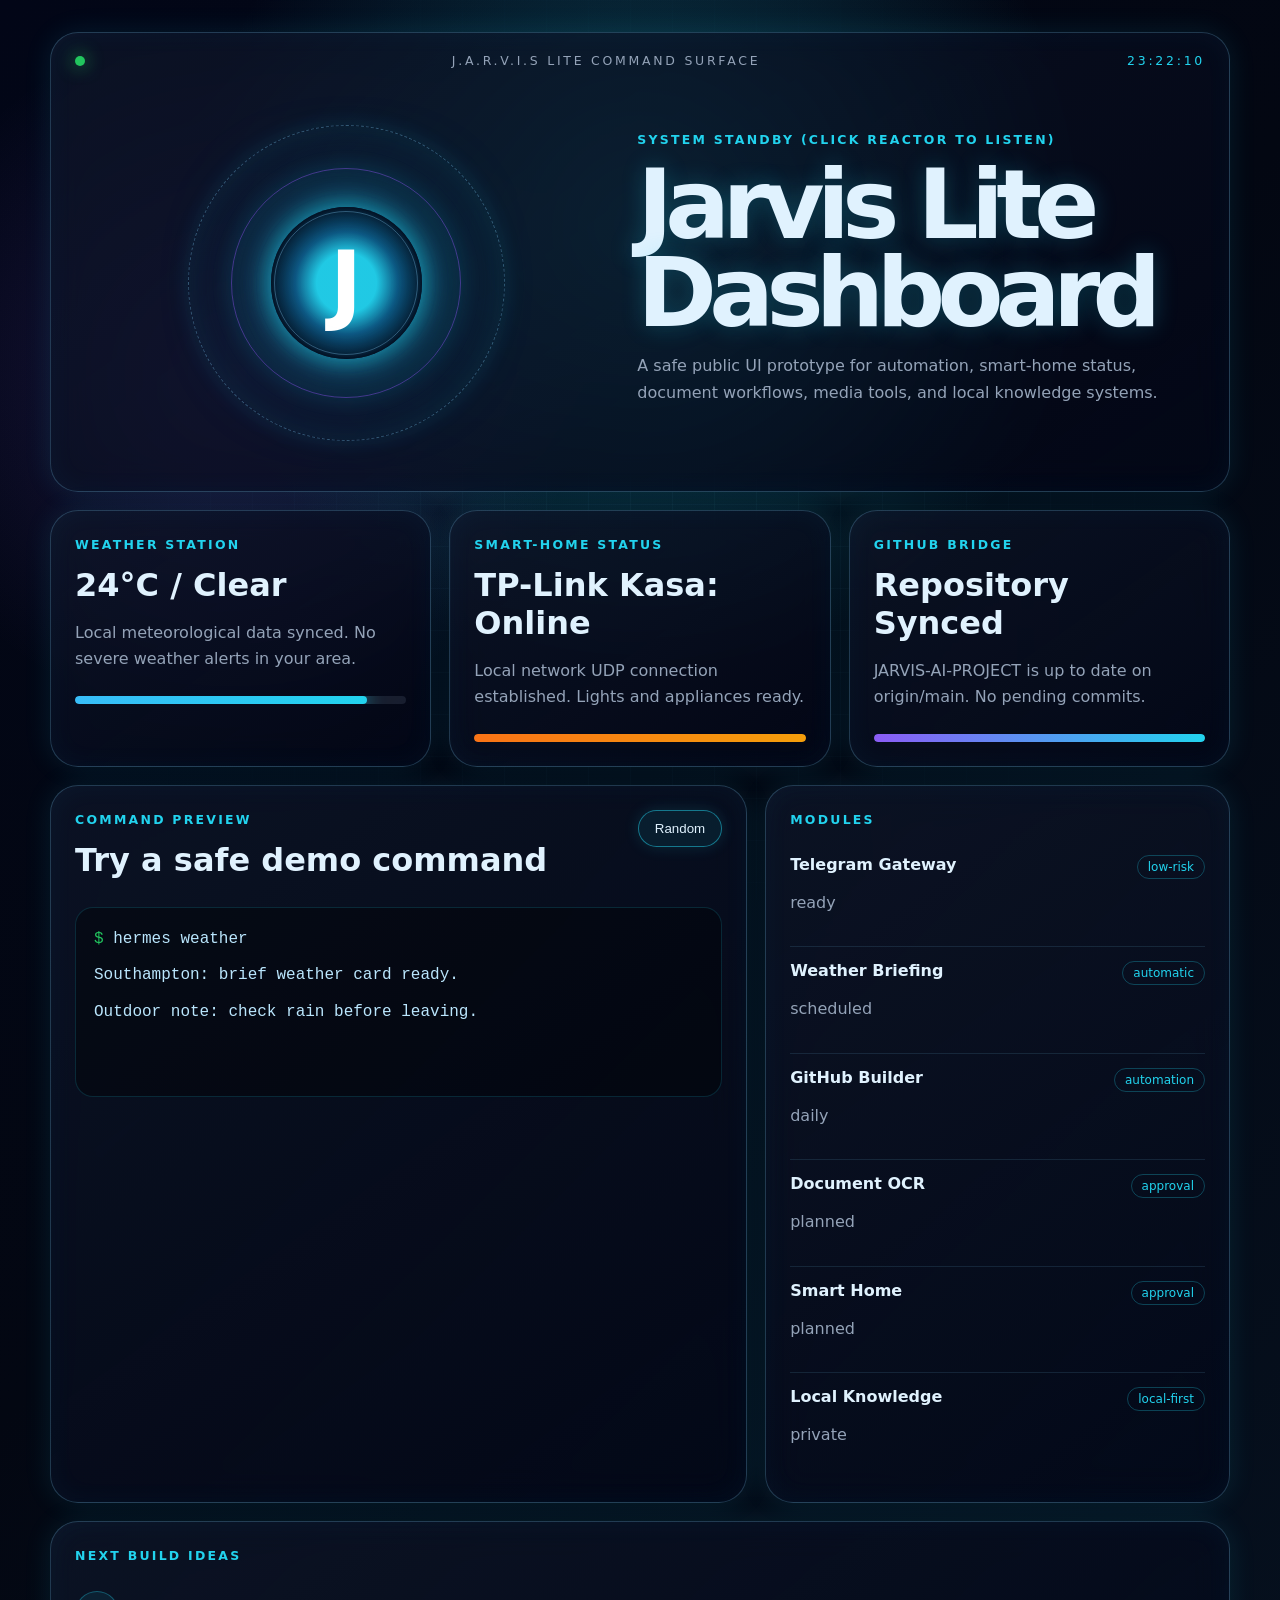
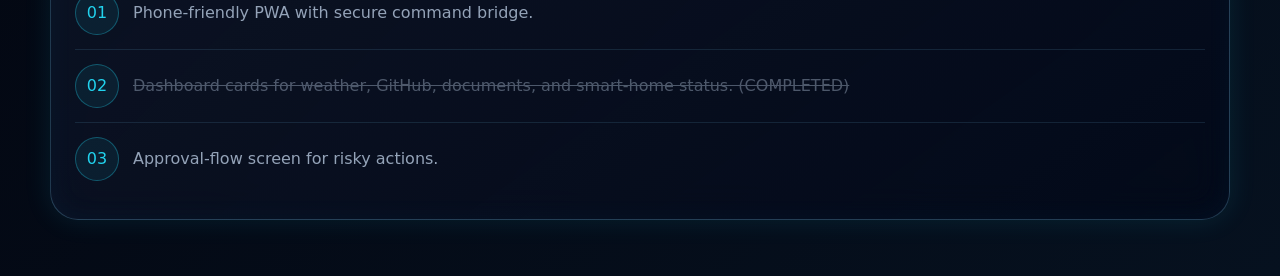
<file: Frontend/index.html>
<!doctype html>
<html lang="en">
<head>
  <meta charset="utf-8" />
  <meta name="viewport" content="width=device-width, initial-scale=1" />
  <meta name="theme-color" content="#020617" />
  <title>Jarvis / Hermes Dashboard UI</title>
  <link rel="stylesheet" href="./style.css?v=1" />
</head>
<body>
  <main class="shell">
    <section class="hero panel glow">
      <div class="topline">
        <span class="status-dot"></span>
        <span>J.A.R.V.I.S LITE COMMAND SURFACE</span>
        <span class="clock" id="clock">--:--:--</span>
      </div>

      <div class="core-wrap" id="mic-btn" aria-label="Decorative Jarvis reactor visual" style="cursor: pointer;">
        <div class="orbit orbit-one"></div>
        <div class="orbit orbit-two"></div>
        <div class="orbit orbit-three"></div>
        <div class="reactor">
          <span>J</span>
        </div>
      </div>

      <div class="hero-copy">
        <p class="eyebrow" id="status">System Standby (Click Reactor to Listen)</p>
        <h1>Jarvis Lite Dashboard</h1>
        <p>
          A safe public UI prototype for automation, smart-home status,
          document workflows, media tools, and local knowledge systems.
        </p>
      </div>
    </section>

    <section class="grid">
      <article class="panel card">
        <p class="label">Weather Station</p>
        <h2>24°C / Clear</h2>
        <p>Local meteorological data synced. No severe weather alerts in your area.</p>
        <div class="meter"><span style="width: 88%"></span></div>
      </article>

      <article class="panel card">
        <p class="label">Smart-Home Status</p>
        <h2>TP-Link Kasa: Online</h2>
        <p>Local network UDP connection established. Lights and appliances ready.</p>
        <div class="meter amber"><span style="width: 100%"></span></div>
      </article>

      <article class="panel card">
        <p class="label">GitHub Bridge</p>
        <h2>Repository Synced</h2>
        <p>JARVIS-AI-PROJECT is up to date on origin/main. No pending commits.</p>
        <div class="meter violet"><span style="width: 100%"></span></div>
      </article>
    </section>

    <section class="split">
      <article class="panel command-panel">
        <div class="section-head">
          <div>
            <p class="label">Command Preview</p>
            <h2>Try a safe demo command</h2>
          </div>
          <button id="randomCommand">Random</button>
        </div>
        <div class="terminal" id="terminalOutput">
          <p><span>$</span> hermes status</p>
          <p>Gateway: ready</p>
          <p>Daily automations: scheduled</p>
          <p>Dashboard: public-safe demo mode</p>
        </div>
      </article>

      <article class="panel modules">
        <p class="label">Modules</p>
        <div id="moduleList"></div>
      </article>
    </section>

    <section class="panel roadmap">
      <p class="label">Next Build Ideas</p>
      <div class="roadmap-row">
        <span>01</span>
        <p>Phone-friendly PWA with secure command bridge.</p>
      </div>
      <div class="roadmap-row">
        <span>02</span>
        <p style="text-decoration: line-through; opacity: 0.5;">Dashboard cards for weather, GitHub, documents, and smart-home status. (COMPLETED)</p>
      </div>
      <div class="roadmap-row">
        <span>03</span>
        <p>Approval-flow screen for risky actions.</p>
      </div>
    </section>
  </main>

  <script src="./app.js?v=1"></script>
</body>
</html>
</file>
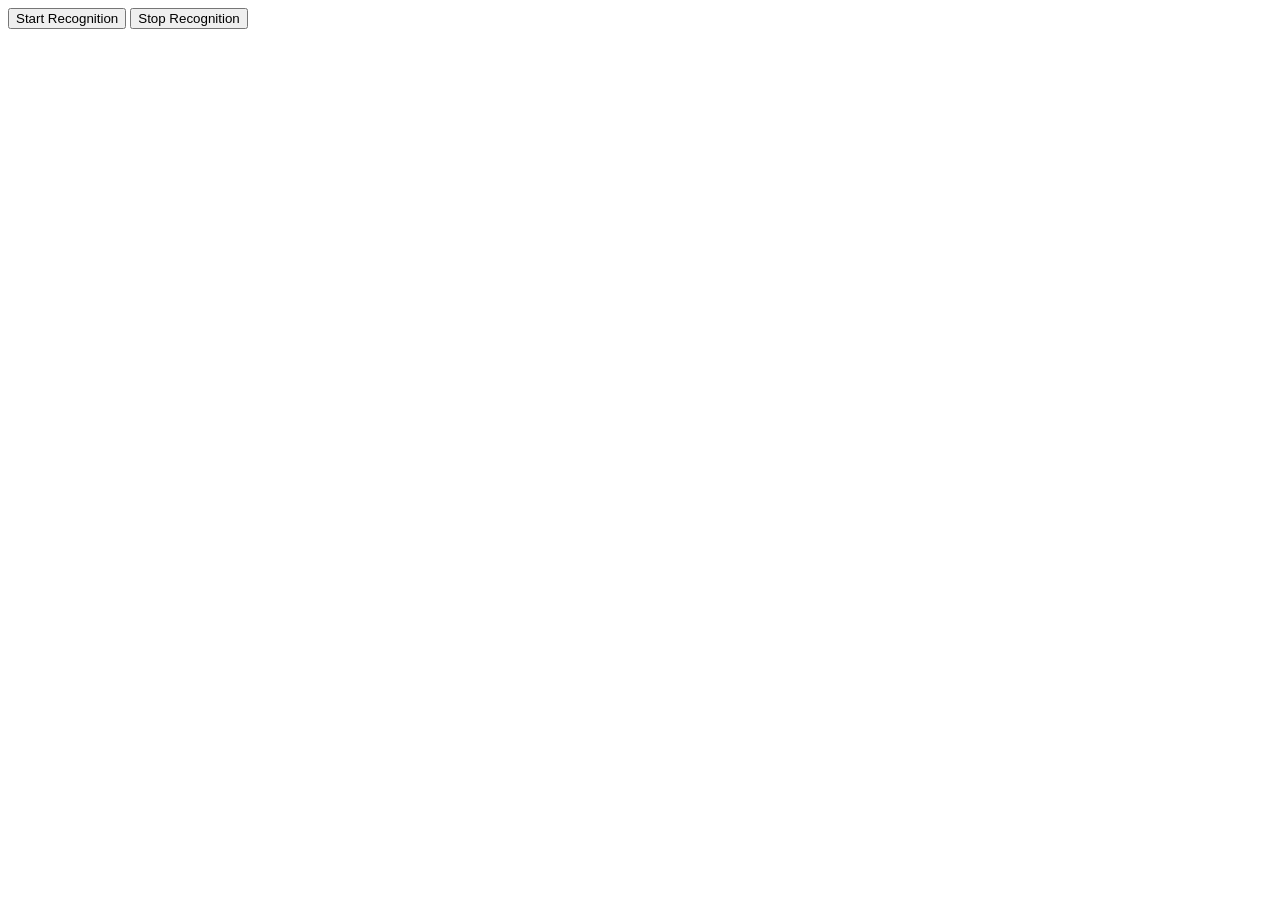
<file: Data/Voice.html>
<!DOCTYPE html>
<html lang="en">
<head>
    <title>Speech Recognition</title>
</head>
<body>
    <button id="start" onclick="startRecognition()">Start Recognition</button>
    <button id="end" onclick="stopRecognition()">Stop Recognition</button>
    <p id="output"></p>
    <script>
        const output = document.getElementById('output');
        let recognition;

        function startRecognition() {
            recognition = new webkitSpeechRecognition() || new SpeechRecognition();
            recognition.lang = 'ur';
            recognition.continuous = true;

            recognition.onresult = function(event) {
                const transcript = event.results[event.results.length - 1][0].transcript;
                output.textContent += transcript;
            };

            recognition.onend = function() {
                recognition.start();
            };
            recognition.start();
        }

        function stopRecognition() {
            recognition.stop();
            output.innerHTML = "";
        }
    </script>
</body>
</html>
</file>
<file: Frontend/style.css>
:root {
  color-scheme: dark;
  --bg: #020617;
  --panel: rgba(15, 23, 42, 0.72);
  --panel-strong: rgba(8, 13, 26, 0.92);
  --line: rgba(125, 211, 252, 0.24);
  --text: #e0f2fe;
  --muted: #94a3b8;
  --cyan: #22d3ee;
  --blue: #38bdf8;
  --violet: #8b5cf6;
  --amber: #f59e0b;
  --green: #22c55e;
}

* { box-sizing: border-box; }

body {
  margin: 0;
  min-height: 100vh;
  font-family: Inter, ui-sans-serif, system-ui, -apple-system, BlinkMacSystemFont, "Segoe UI", sans-serif;
  background:
    radial-gradient(circle at 50% 12%, rgba(34, 211, 238, 0.28), transparent 28rem),
    radial-gradient(circle at 18% 20%, rgba(139, 92, 246, 0.18), transparent 22rem),
    linear-gradient(135deg, #020617 0%, #030712 45%, #06111f 100%);
  color: var(--text);
  overflow-x: hidden;
}

body::before {
  content: "";
  position: fixed;
  inset: 0;
  pointer-events: none;
  background-image:
    linear-gradient(rgba(125, 211, 252, 0.045) 1px, transparent 1px),
    linear-gradient(90deg, rgba(125, 211, 252, 0.045) 1px, transparent 1px);
  background-size: 42px 42px;
  mask-image: radial-gradient(circle at center, black, transparent 78%);
}

.shell {
  width: min(1180px, calc(100% - 32px));
  margin: 0 auto;
  padding: 32px 0 56px;
}

.panel {
  position: relative;
  border: 1px solid var(--line);
  background: linear-gradient(145deg, var(--panel), rgba(2, 6, 23, 0.62));
  box-shadow: 0 0 28px rgba(34, 211, 238, 0.11), inset 0 0 28px rgba(56, 189, 248, 0.045);
  backdrop-filter: blur(18px);
  border-radius: 28px;
  overflow: hidden;
}

.panel::after {
  content: "";
  position: absolute;
  inset: 0;
  border-radius: inherit;
  pointer-events: none;
  background: linear-gradient(120deg, transparent, rgba(125, 211, 252, 0.11), transparent);
  transform: translateX(-100%);
  animation: scan 6s linear infinite;
}

.hero {
  display: grid;
  grid-template-columns: minmax(280px, 1fr) 1.1fr;
  align-items: center;
  min-height: 430px;
  padding: 28px;
}

.topline {
  position: absolute;
  top: 20px;
  left: 24px;
  right: 24px;
  display: flex;
  justify-content: space-between;
  align-items: center;
  gap: 12px;
  color: var(--muted);
  font-size: 0.78rem;
  letter-spacing: 0.22em;
  text-transform: uppercase;
}

.status-dot {
  width: 10px;
  height: 10px;
  border-radius: 999px;
  background: var(--green);
  box-shadow: 0 0 18px var(--green);
}

.clock { color: var(--cyan); }

.core-wrap {
  position: relative;
  width: min(360px, 72vw);
  aspect-ratio: 1;
  margin: 42px auto 0;
  display: grid;
  place-items: center;
}

.reactor {
  width: 42%;
  aspect-ratio: 1;
  border-radius: 50%;
  display: grid;
  place-items: center;
  color: white;
  font-size: clamp(3rem, 9vw, 5.4rem);
  font-weight: 800;
  background:
    radial-gradient(circle, rgba(255,255,255,0.98) 0 4%, rgba(34, 211, 238, 0.95) 5% 28%, rgba(14, 165, 233, 0.45) 48%, rgba(2, 6, 23, 0.92) 72%);
  box-shadow: 0 0 36px rgba(34, 211, 238, 0.88), 0 0 110px rgba(14, 165, 233, 0.42);
}

.orbit {
  position: absolute;
  border-radius: 50%;
  border: 1px solid rgba(125, 211, 252, 0.36);
  box-shadow: inset 0 0 28px rgba(34, 211, 238, 0.1), 0 0 22px rgba(34, 211, 238, 0.11);
}
.orbit-one { inset: 6%; animation: spin 16s linear infinite; border-style: dashed; }
.orbit-two { inset: 18%; animation: spin 11s linear infinite reverse; border-color: rgba(139, 92, 246, 0.45); }
.orbit-three { inset: 30%; animation: pulse 3s ease-in-out infinite; }

.hero-copy {
  padding: 48px 24px 20px;
}

.eyebrow, .label {
  margin: 0 0 10px;
  color: var(--cyan);
  text-transform: uppercase;
  letter-spacing: 0.18em;
  font-size: 0.78rem;
  font-weight: 700;
}

h1 {
  margin: 0;
  font-size: clamp(2.6rem, 8vw, 6rem);
  line-height: 0.92;
  letter-spacing: -0.08em;
  text-shadow: 0 0 24px rgba(34, 211, 238, 0.24);
}

h2 {
  margin: 0 0 10px;
  font-size: clamp(1.4rem, 3vw, 2rem);
}

p { color: var(--muted); line-height: 1.65; }

.grid {
  display: grid;
  grid-template-columns: repeat(3, 1fr);
  gap: 18px;
  margin: 18px 0;
}

.card { padding: 24px; min-height: 210px; }

.meter {
  height: 8px;
  border-radius: 999px;
  background: rgba(148, 163, 184, 0.14);
  overflow: hidden;
  margin-top: 24px;
}
.meter span {
  display: block;
  height: 100%;
  border-radius: inherit;
  background: linear-gradient(90deg, var(--blue), var(--cyan));
  box-shadow: 0 0 18px var(--cyan);
}
.meter.amber span { background: linear-gradient(90deg, #f97316, var(--amber)); box-shadow: 0 0 18px var(--amber); }
.meter.violet span { background: linear-gradient(90deg, var(--violet), #22d3ee); }

.split {
  display: grid;
  grid-template-columns: 1.2fr 0.8fr;
  gap: 18px;
}

.command-panel, .modules, .roadmap { padding: 24px; }
.section-head { display: flex; justify-content: space-between; gap: 16px; align-items: flex-start; }
button {
  border: 1px solid rgba(34, 211, 238, 0.5);
  background: rgba(34, 211, 238, 0.08);
  color: var(--text);
  border-radius: 999px;
  padding: 10px 16px;
  cursor: pointer;
  box-shadow: 0 0 16px rgba(34, 211, 238, 0.14);
}
button:hover { background: rgba(34, 211, 238, 0.18); }

.terminal {
  margin-top: 18px;
  padding: 18px;
  border-radius: 18px;
  background: rgba(0, 0, 0, 0.34);
  border: 1px solid rgba(34, 211, 238, 0.16);
  min-height: 190px;
  font-family: ui-monospace, SFMono-Regular, Menlo, Monaco, Consolas, monospace;
}
.terminal p { margin: 0 0 10px; color: #bae6fd; }
.terminal span { color: var(--green); }

.module-item, .roadmap-row {
  display: flex;
  justify-content: space-between;
  gap: 14px;
  padding: 14px 0;
  border-bottom: 1px solid rgba(125, 211, 252, 0.12);
}
.module-item:last-child, .roadmap-row:last-child { border-bottom: 0; }
.module-item strong { color: var(--text); }
.badge {
  height: max-content;
  border: 1px solid rgba(34, 211, 238, 0.28);
  border-radius: 999px;
  color: var(--cyan);
  padding: 4px 10px;
  font-size: 0.75rem;
}
.roadmap { margin-top: 18px; }
.roadmap-row { justify-content: flex-start; align-items: center; }
.roadmap-row span {
  width: 44px;
  height: 44px;
  border-radius: 50%;
  display: grid;
  place-items: center;
  color: var(--cyan);
  border: 1px solid rgba(34, 211, 238, 0.32);
  background: rgba(34, 211, 238, 0.08);
}
.roadmap-row p { margin: 0; }

@keyframes spin { to { transform: rotate(360deg); } }
@keyframes pulse { 50% { transform: scale(1.04); opacity: 0.62; } }
@keyframes scan { 55%, 100% { transform: translateX(100%); } }

@media (max-width: 840px) {
  .shell { width: min(100% - 20px, 1180px); padding-top: 12px; }
  .hero, .grid, .split { grid-template-columns: 1fr; }
  .hero { min-height: auto; padding-top: 58px; }
  .hero-copy { padding: 12px 8px 10px; text-align: center; }
  .topline { font-size: 0.62rem; letter-spacing: 0.12em; }
}
</file>
